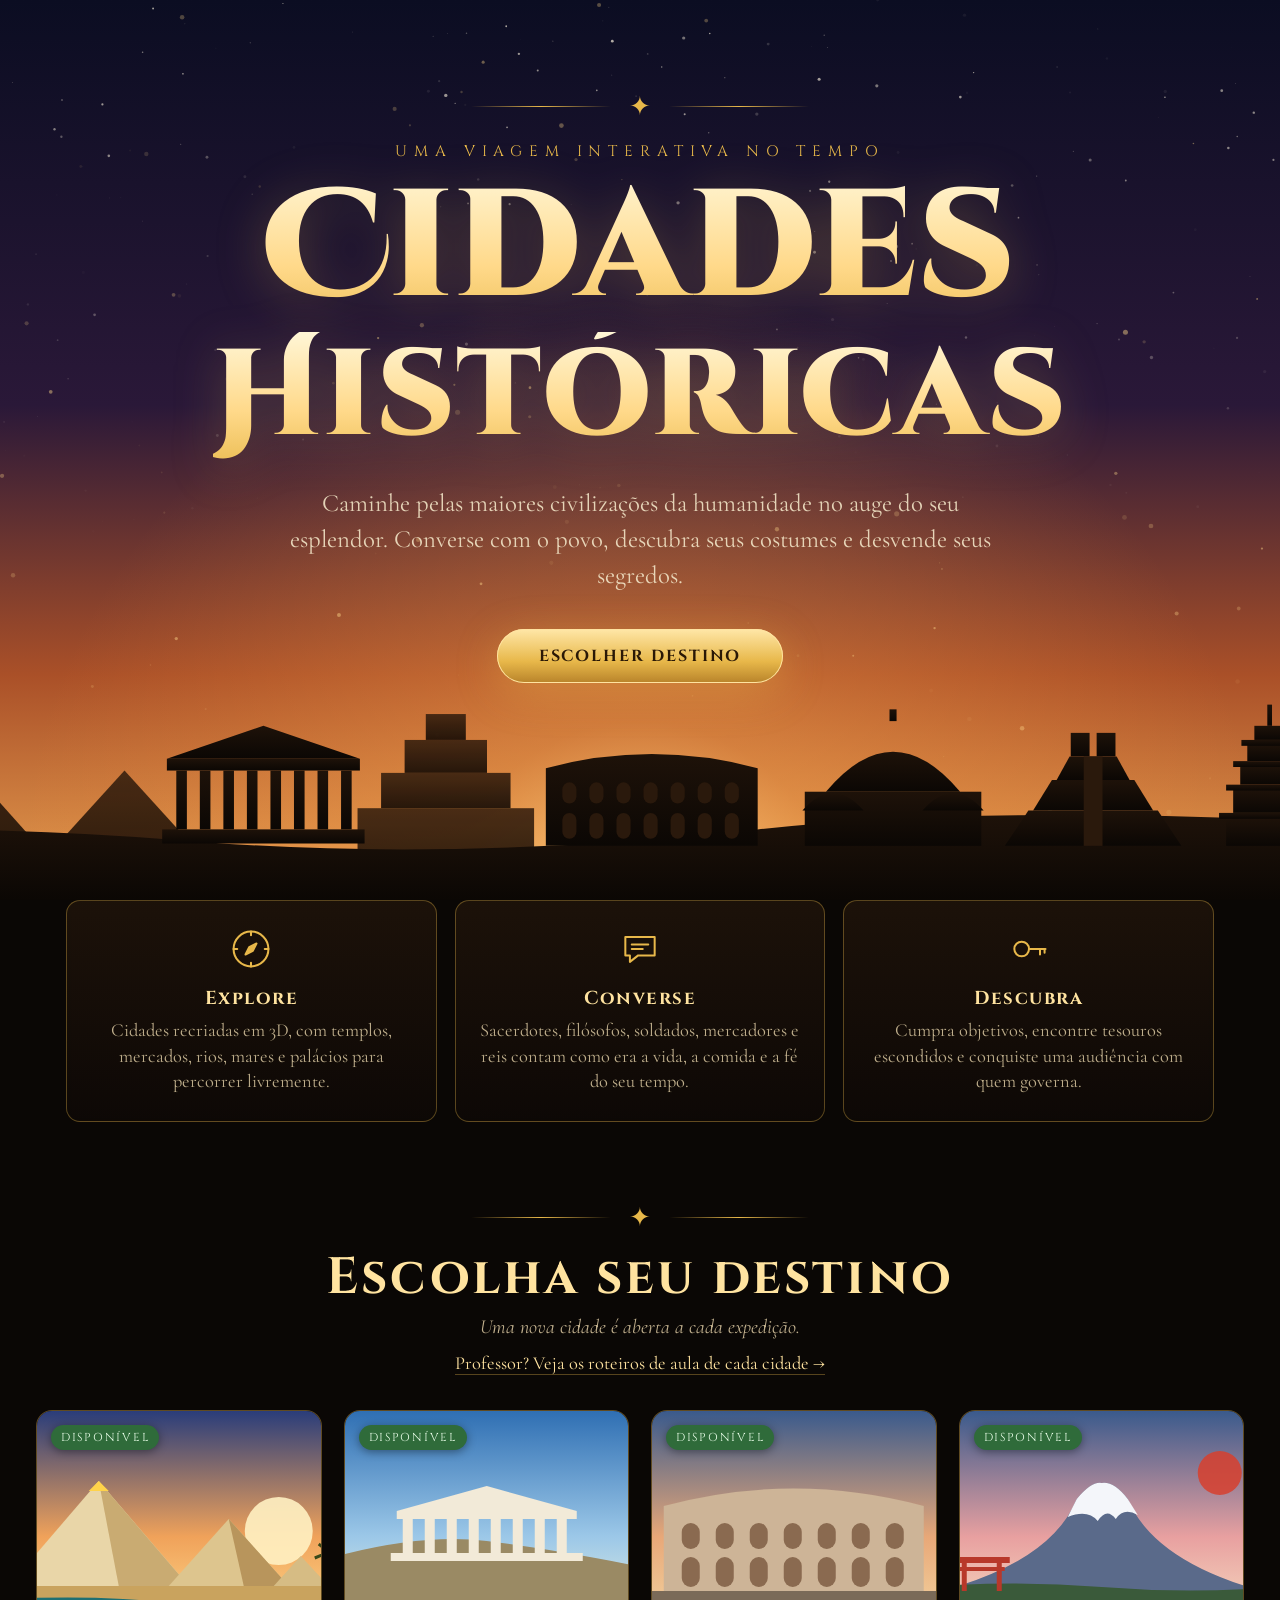
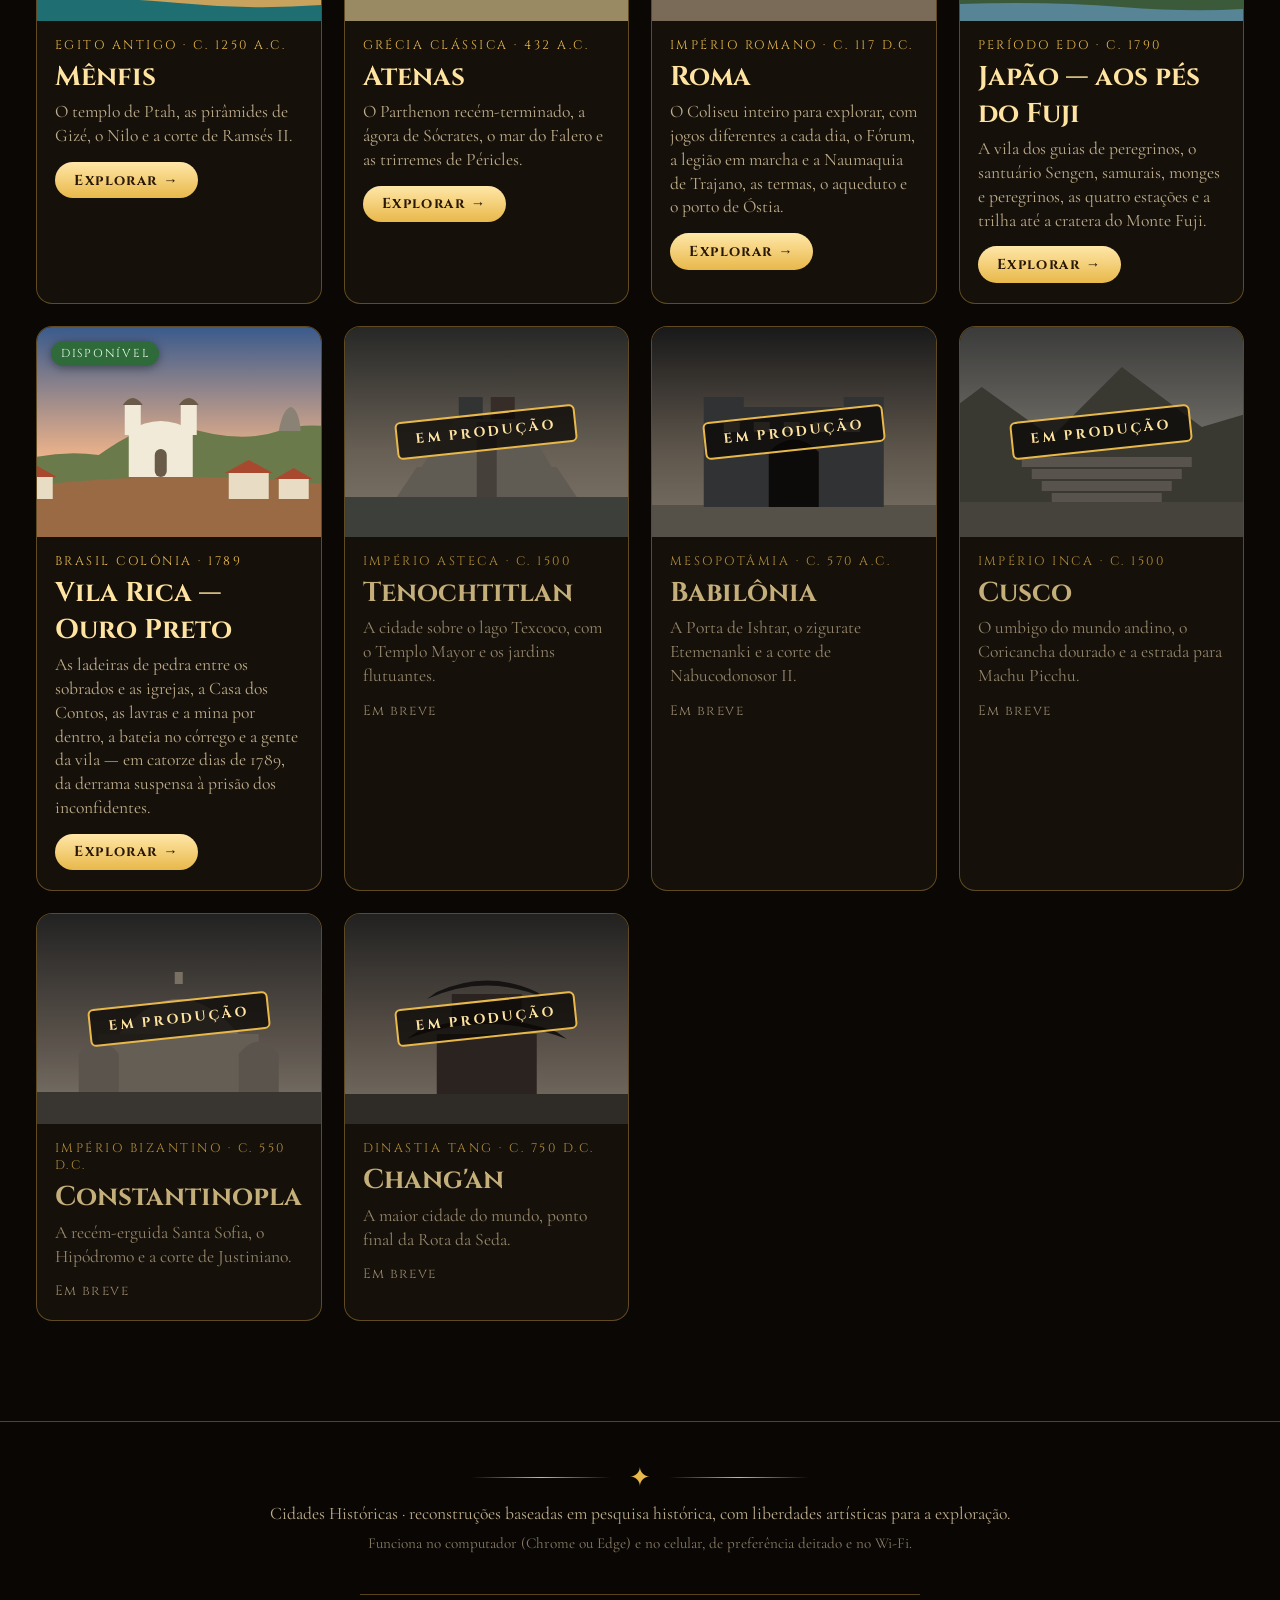
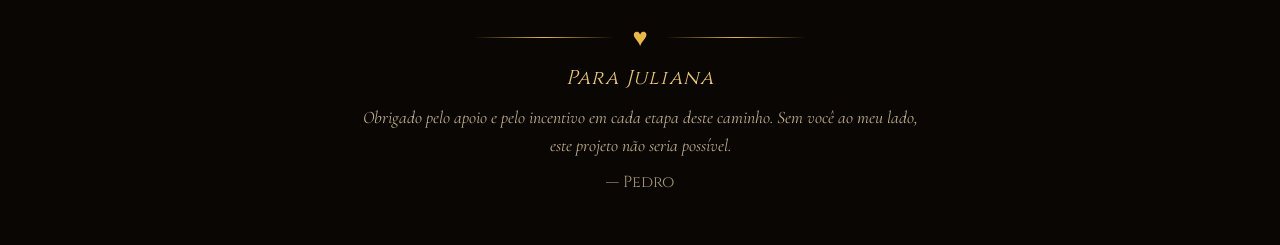
<file: index.html>
<!doctype html>
<html lang="pt-BR">
<head>
  <meta charset="utf-8">
  <meta name="viewport" content="width=device-width, initial-scale=1">
  <link rel="icon" type="image/svg+xml" href="assets/favicon.svg">
  <title>Cidades Históricas</title>
  <meta name="description" content="Viaje no tempo e explore, em 3D no navegador, grandes cidades da história no seu auge.">
  <link rel="preconnect" href="https://fonts.googleapis.com">
  <link rel="preconnect" href="https://fonts.gstatic.com" crossorigin>
  <link href="https://fonts.googleapis.com/css2?family=Cinzel+Decorative:wght@700;900&family=Cinzel:wght@500;700&family=Cormorant+Garamond:ital,wght@0,500;0,600;1,500&display=swap" rel="stylesheet">
  <link rel="stylesheet" href="css/home.css">
</head>
<body>
  <canvas id="sky"></canvas>

  <header class="hero">
    <div class="hero-inner">
      <div class="ornament"><span></span>✦<span></span></div>
      <p class="kicker">Uma viagem interativa no tempo</p>
      <h1 class="title"><span>Cidades</span><span>Históricas</span></h1>
      <p class="subtitle">Caminhe pelas maiores civilizações da humanidade no auge do seu esplendor. Converse com o povo, descubra seus costumes e desvende seus segredos.</p>
      <a href="#cidades" class="cta">Escolher destino</a>
    </div>
    <!-- horizonte com um marco de cada cidade: pirâmides de Gizé, zigurate da Babilônia, Parthenon, Coliseu,
         Santa Sofia, Templo Mayor, o pagode do Ganso Selvagem de Chang'an e os terraços incas nos Andes -->
    <svg class="skyline" viewBox="0 0 1600 260" preserveAspectRatio="xMidYMax slice" aria-hidden="true">
      <defs>
        <linearGradient id="sk1" x1="0" y1="0" x2="0" y2="1"><stop offset="0" stop-color="#3a2210"/><stop offset="1" stop-color="#140b05"/></linearGradient>
        <linearGradient id="sk2" x1="0" y1="0" x2="0" y2="1"><stop offset="0" stop-color="#1e1209"/><stop offset="1" stop-color="#0b0704"/></linearGradient>
      </defs>
      <g fill="url(#sk1)" opacity="0.9">
        <path d="M30 260 L180 92 L330 260Z"/><path d="M262 260 L362 150 L462 260Z"/>
        <rect x="560" y="182" width="150" height="78"/><rect x="580" y="152" width="110" height="30"/><rect x="600" y="124" width="70" height="28"/><rect x="618" y="102" width="34" height="22"/>
        <path d="M1380 260 L1452 118 L1500 168 L1562 92 L1600 136 V260Z"/>
      </g>
      <g fill="url(#sk2)">
        <path d="M0 260 V206 Q200 192 420 210 T900 200 T1600 208 V260Z"/>
        <g><rect x="394" y="200" width="172" height="12"/><rect x="398" y="140" width="164" height="10"/><path d="M398 140 L480 112 L562 140Z"/>
          <rect x="406" y="150" width="9" height="50"/><rect x="426" y="150" width="9" height="50"/><rect x="446" y="150" width="9" height="50"/><rect x="466" y="150" width="9" height="50"/><rect x="486" y="150" width="9" height="50"/><rect x="506" y="150" width="9" height="50"/><rect x="526" y="150" width="9" height="50"/><rect x="546" y="150" width="9" height="50"/></g>
        <g><path d="M720 214 V148 Q810 124 900 148 V214Z"/><g fill="#2a190c"><rect x="734" y="160" width="12" height="18" rx="6"/><rect x="734" y="186" width="12" height="22" rx="6"/><rect x="757" y="160" width="12" height="18" rx="6"/><rect x="757" y="186" width="12" height="22" rx="6"/><rect x="780" y="160" width="12" height="18" rx="6"/><rect x="780" y="186" width="12" height="22" rx="6"/><rect x="803" y="160" width="12" height="18" rx="6"/><rect x="803" y="186" width="12" height="22" rx="6"/><rect x="826" y="160" width="12" height="18" rx="6"/><rect x="826" y="186" width="12" height="22" rx="6"/><rect x="849" y="160" width="12" height="18" rx="6"/><rect x="849" y="186" width="12" height="22" rx="6"/><rect x="872" y="160" width="12" height="18" rx="6"/><rect x="872" y="186" width="12" height="22" rx="6"/></g></g>
        <g><rect x="940" y="168" width="150" height="46"/><path d="M958 168 Q1015 100 1072 168Z"/><path d="M938 184 Q964 154 990 184Z"/><path d="M1040 184 Q1066 154 1092 184Z"/><rect x="1012" y="98" width="6" height="10"/></g>
        <g><path d="M1110 214 L1130 184 H1240 L1260 214Z"/><path d="M1134 184 L1150 158 H1220 L1236 184Z"/><path d="M1154 158 L1165 138 H1205 L1216 158Z"/><rect x="1166" y="118" width="16" height="20"/><rect x="1188" y="118" width="16" height="20"/><rect x="1177" y="138" width="16" height="76" fill="#2a190c"/></g>
        <g><rect x="1298" y="190" width="74" height="24"/><rect x="1292" y="186" width="86" height="5"/><rect x="1304" y="166" width="62" height="20"/><rect x="1298" y="162" width="74" height="5"/><rect x="1310" y="146" width="50" height="16"/><rect x="1304" y="142" width="62" height="5"/><rect x="1316" y="128" width="38" height="14"/><rect x="1311" y="124" width="48" height="5"/><rect x="1322" y="112" width="26" height="12"/><rect x="1333" y="94" width="4" height="18"/></g>
        <g><rect x="1420" y="200" width="180" height="14"/><rect x="1440" y="188" width="150" height="12"/><rect x="1462" y="176" width="120" height="12"/><rect x="1486" y="164" width="88" height="12"/></g>
      </g>
    </svg>
  </header>

  <main>
    <section class="features">
      <div class="feat"><div class="ico"><svg viewBox="0 0 48 48" width="44" height="44" fill="none" stroke="currentColor" stroke-width="2.2" stroke-linecap="round" stroke-linejoin="round"><circle cx="24" cy="24" r="19"/><path d="M24 5v4M24 39v4M5 24h4M39 24h4"/><path d="M30 18l-4 8-8 4 4-8z" fill="currentColor"/></svg></div><h3>Explore</h3><p>Cidades recriadas em 3D, com templos, mercados, rios, mares e palácios para percorrer livremente.</p></div>
      <div class="feat"><div class="ico"><svg viewBox="0 0 48 48" width="44" height="44" fill="none" stroke="currentColor" stroke-width="2.2" stroke-linecap="round" stroke-linejoin="round"><path d="M8 11h32v20H22l-9 7v-7H8z"/><path d="M15 19h18M15 24h12"/></svg></div><h3>Converse</h3><p>Sacerdotes, filósofos, soldados, mercadores e reis contam como era a vida, a comida e a fé do seu tempo.</p></div>
      <div class="feat"><div class="ico"><svg viewBox="0 0 48 48" width="44" height="44" fill="none" stroke="currentColor" stroke-width="2.2" stroke-linecap="round" stroke-linejoin="round"><circle cx="16" cy="24" r="8"/><path d="M24 24h18M36 24v6M41 24v4"/></svg></div><h3>Descubra</h3><p>Cumpra objetivos, encontre tesouros escondidos e conquiste uma audiência com quem governa.</p></div>
    </section>

    <section id="cidades" class="cities">
      <div class="section-head">
        <div class="ornament"><span></span>✦<span></span></div>
        <h2>Escolha seu destino</h2>
        <p>Uma nova cidade é aberta a cada expedição.</p>
        <p class="teach"><a href="professores.html">Professor? Veja os roteiros de aula de cada cidade →</a></p>
      </div>
      <div class="grid" id="grid"></div>
    </section>
  </main>

  <footer>
    <div class="ornament"><span></span>✦<span></span></div>
    <p>Cidades Históricas · reconstruções baseadas em pesquisa histórica, com liberdades artísticas para a exploração.</p>
    <p class="small">Funciona no computador (Chrome ou Edge) e no celular, de preferência deitado e no Wi-Fi.</p>
    <div class="dedication">
      <div class="ornament"><span></span>♥<span></span></div>
      <p class="ded-title">Para Juliana</p>
      <p>Obrigado pelo apoio e pelo incentivo em cada etapa deste caminho. Sem você ao meu lado, este projeto não seria possível.</p>
      <p class="ded-sign">— Pedro</p>
    </div>
  </footer>

  <script src="js/home.js"></script>
</body>
</html>
</file>
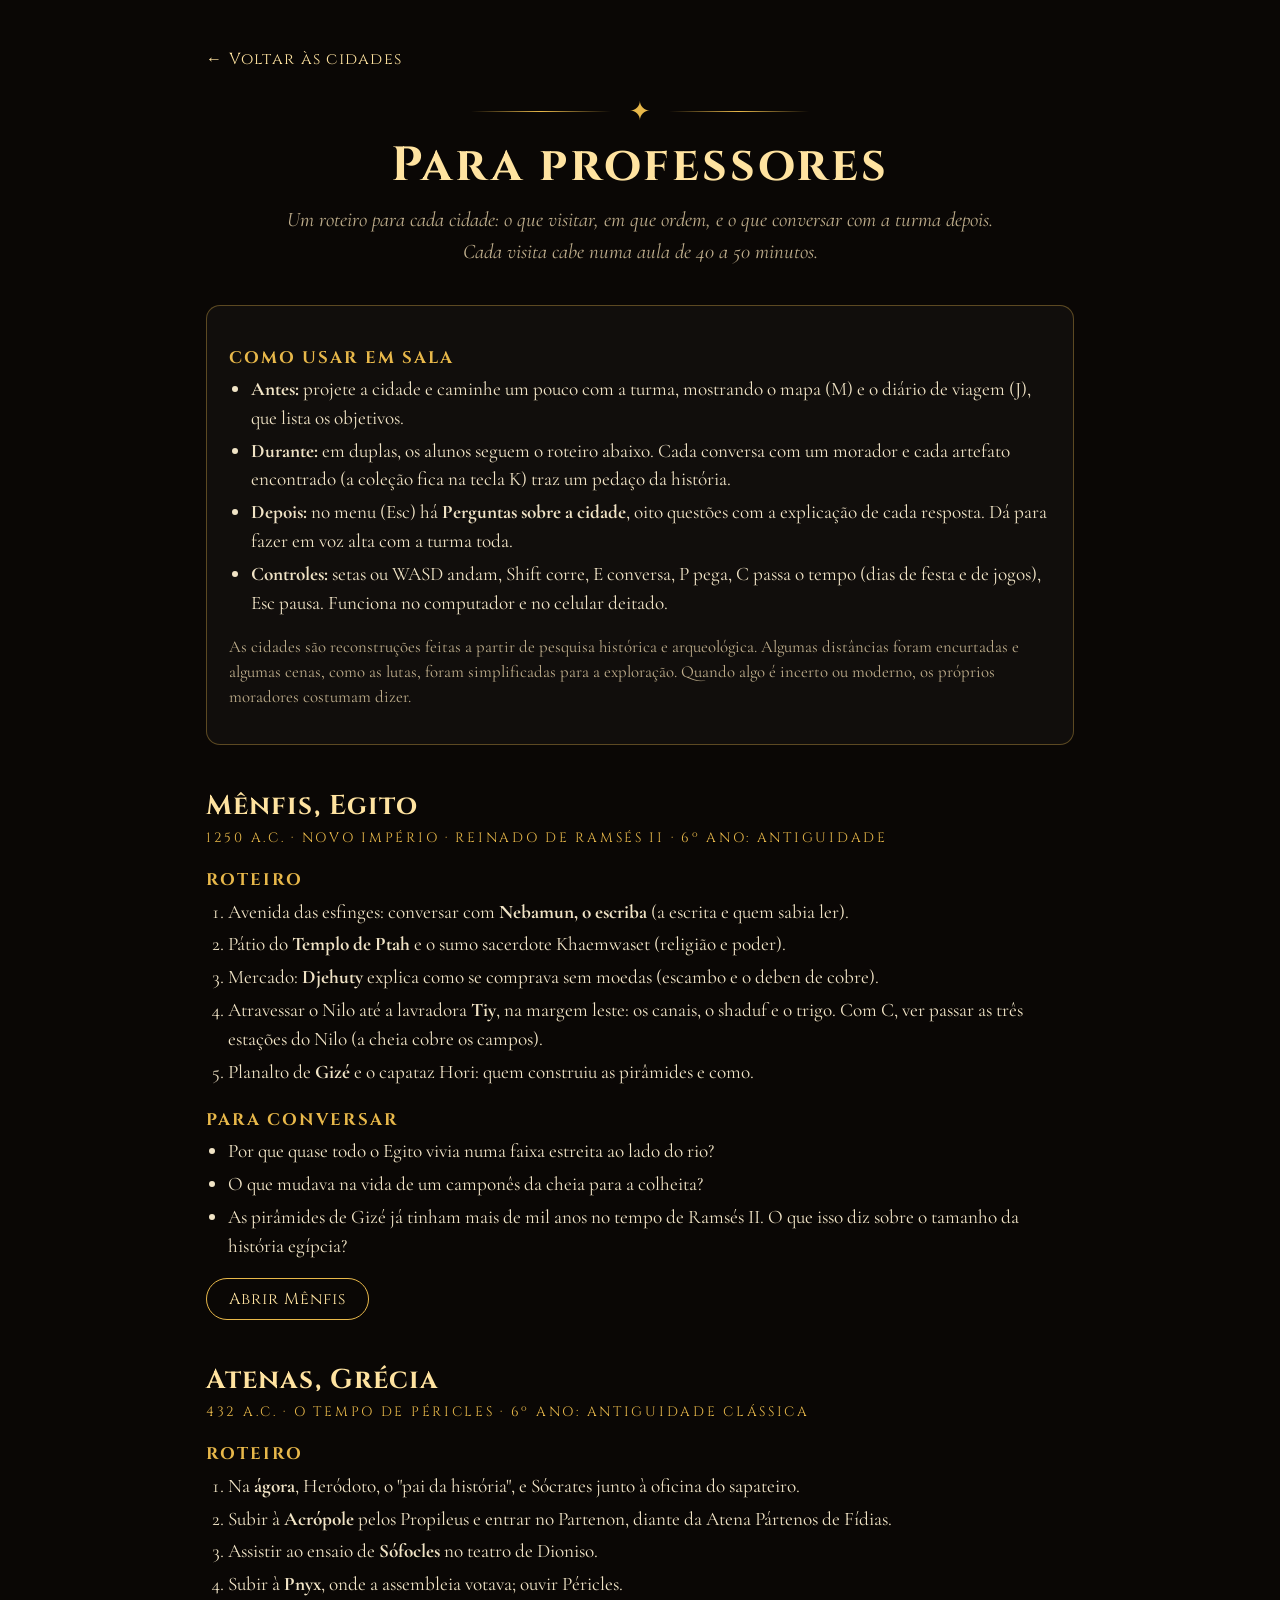
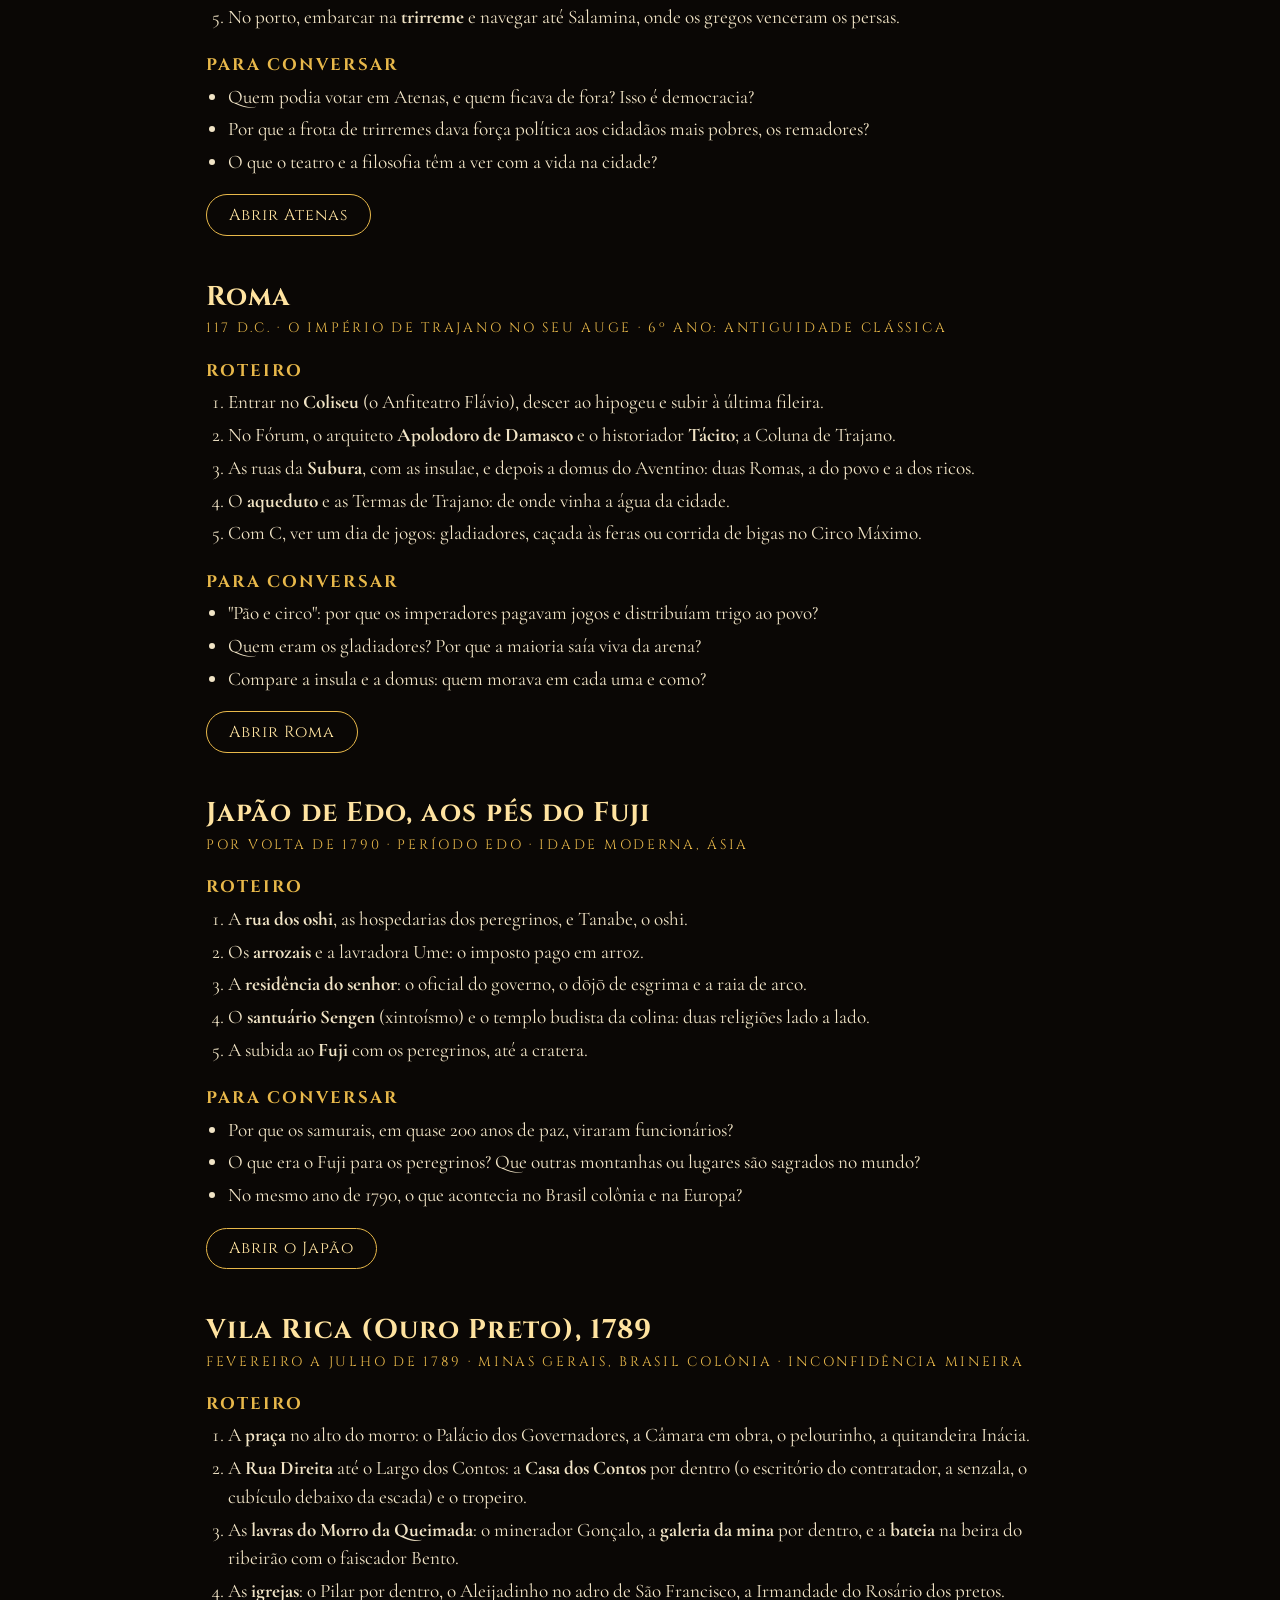
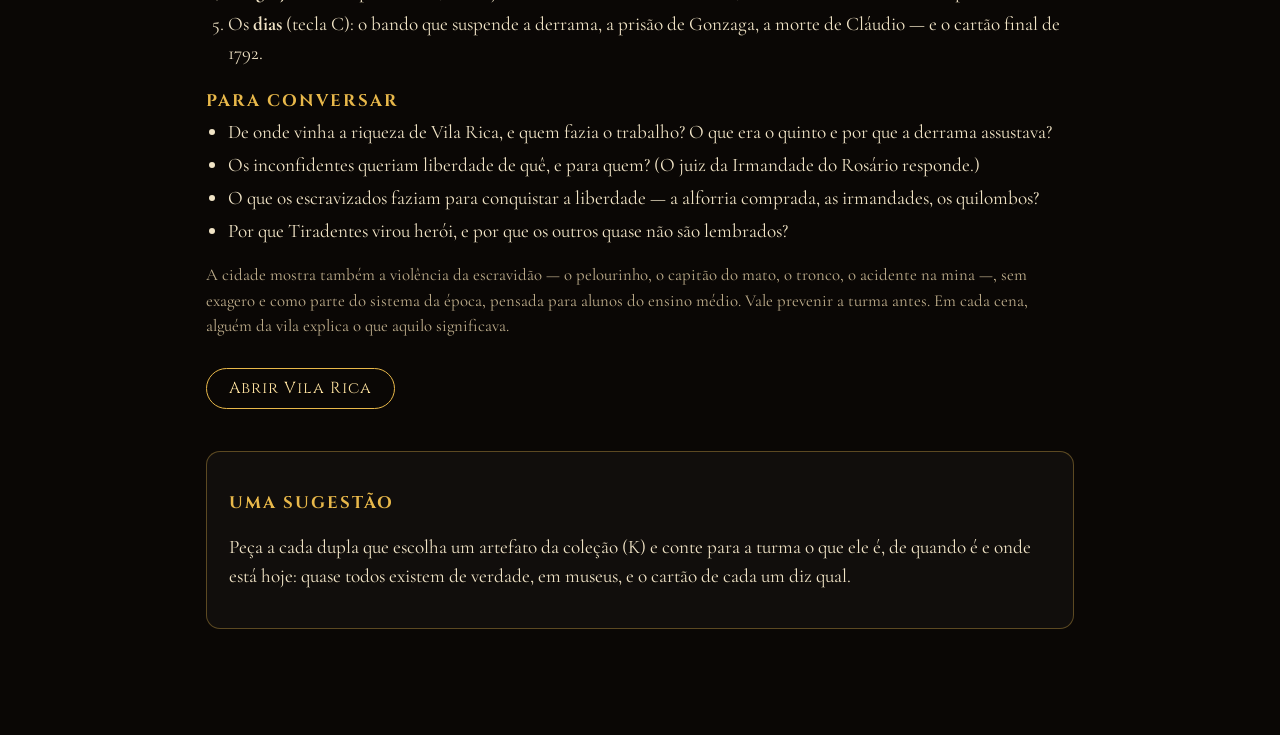
<file: professores.html>
<!doctype html>
<html lang="pt-BR">
<head>
  <meta charset="utf-8">
  <meta name="viewport" content="width=device-width, initial-scale=1">
  <link rel="icon" type="image/svg+xml" href="assets/favicon.svg">
  <title>Para professores — Cidades Históricas</title>
  <meta name="description" content="Roteiros de aula para usar as Cidades Históricas em sala: o que visitar, em que ordem e o que conversar com a turma.">
  <link rel="preconnect" href="https://fonts.googleapis.com">
  <link rel="preconnect" href="https://fonts.gstatic.com" crossorigin>
  <link href="https://fonts.googleapis.com/css2?family=Cinzel+Decorative:wght@700;900&family=Cinzel:wght@500;700&family=Cormorant+Garamond:ital,wght@0,500;0,600;1,500&display=swap" rel="stylesheet">
  <link rel="stylesheet" href="css/home.css">
  <style>
    .doc { max-width: 900px; margin: 0 auto; padding: 48px 16px 90px; }
    .doc h1 { font-family: 'Cinzel', serif; color: var(--gold-2); text-align: center; font-size: clamp(2rem, 5vw, 3rem); margin: 0.4rem 0; letter-spacing: 0.06em; }
    .doc .lead { text-align: center; font-size: 1.3rem; color: var(--muted); font-style: italic; margin: 0 auto 2.4rem; max-width: 720px; }
    .doc h2 { font-family: 'Cinzel', serif; color: var(--gold-2); font-size: 1.7rem; margin: 2.6rem 0 0.3rem; letter-spacing: 0.04em; }
    .doc h3 { font-family: 'Cinzel', serif; color: var(--gold); font-size: 1.05rem; letter-spacing: 0.12em; text-transform: uppercase; margin: 1.4rem 0 0.4rem; }
    .doc p, .doc li { font-size: 1.2rem; line-height: 1.5; }
    .doc ol, .doc ul { padding-left: 1.4rem; margin: 0.3rem 0; }
    .doc li { margin: 0.25rem 0; }
    .doc .era { font-family: 'Cinzel', serif; font-size: 0.85rem; letter-spacing: 0.2em; text-transform: uppercase; color: var(--gold); }
    .doc .box { border: 1px solid var(--line); border-radius: 14px; padding: 18px 22px; background: rgba(255, 255, 255, 0.03); margin: 1rem 0; }
    .doc a { color: var(--gold-2); }
    .doc .back { display: inline-block; margin-bottom: 1.6rem; font-family: 'Cinzel', serif; text-decoration: none; letter-spacing: 0.08em; }
    .doc .play { display: inline-block; margin-top: 0.8rem; padding: 0.55rem 1.4rem; border: 1px solid var(--gold); border-radius: 40px; font-family: 'Cinzel', serif; text-decoration: none; letter-spacing: 0.06em; }
    @media print { body { background: #fff; color: #000; } #sky { display: none; } .doc a.play, .doc .back { display: none; } .doc h2, .doc h1 { color: #000; } }
  </style>
</head>
<body>
  <main class="doc">
    <a class="back" href="index.html">← Voltar às cidades</a>
    <div class="ornament"><span></span>✦<span></span></div>
    <h1>Para professores</h1>
    <p class="lead">Um roteiro para cada cidade: o que visitar, em que ordem, e o que conversar com a turma depois. Cada visita cabe numa aula de 40 a 50 minutos.</p>

    <div class="box">
      <h3>Como usar em sala</h3>
      <ul>
        <li><b>Antes:</b> projete a cidade e caminhe um pouco com a turma, mostrando o mapa (M) e o diário de viagem (J), que lista os objetivos.</li>
        <li><b>Durante:</b> em duplas, os alunos seguem o roteiro abaixo. Cada conversa com um morador e cada artefato encontrado (a coleção fica na tecla K) traz um pedaço da história.</li>
        <li><b>Depois:</b> no menu (Esc) há <b>Perguntas sobre a cidade</b>, oito questões com a explicação de cada resposta. Dá para fazer em voz alta com a turma toda.</li>
        <li><b>Controles:</b> setas ou WASD andam, Shift corre, E conversa, P pega, C passa o tempo (dias de festa e de jogos), Esc pausa. Funciona no computador e no celular deitado.</li>
      </ul>
      <p style="font-size:1.05rem;color:var(--muted)">As cidades são reconstruções feitas a partir de pesquisa histórica e arqueológica. Algumas distâncias foram encurtadas e algumas cenas, como as lutas, foram simplificadas para a exploração. Quando algo é incerto ou moderno, os próprios moradores costumam dizer.</p>
    </div>

    <h2>Mênfis, Egito</h2>
    <div class="era">1250 a.C. · Novo Império · reinado de Ramsés II · 6º ano: Antiguidade</div>
    <h3>Roteiro</h3>
    <ol>
      <li>Avenida das esfinges: conversar com <b>Nebamun, o escriba</b> (a escrita e quem sabia ler).</li>
      <li>Pátio do <b>Templo de Ptah</b> e o sumo sacerdote Khaemwaset (religião e poder).</li>
      <li>Mercado: <b>Djehuty</b> explica como se comprava sem moedas (escambo e o deben de cobre).</li>
      <li>Atravessar o Nilo até a lavradora <b>Tiy</b>, na margem leste: os canais, o shaduf e o trigo. Com C, ver passar as três estações do Nilo (a cheia cobre os campos).</li>
      <li>Planalto de <b>Gizé</b> e o capataz Hori: quem construiu as pirâmides e como.</li>
    </ol>
    <h3>Para conversar</h3>
    <ul>
      <li>Por que quase todo o Egito vivia numa faixa estreita ao lado do rio?</li>
      <li>O que mudava na vida de um camponês da cheia para a colheita?</li>
      <li>As pirâmides de Gizé já tinham mais de mil anos no tempo de Ramsés II. O que isso diz sobre o tamanho da história egípcia?</li>
    </ul>
    <a class="play" href="egito.html">Abrir Mênfis</a>

    <h2>Atenas, Grécia</h2>
    <div class="era">432 a.C. · o tempo de Péricles · 6º ano: Antiguidade clássica</div>
    <h3>Roteiro</h3>
    <ol>
      <li>Na <b>ágora</b>, Heródoto, o "pai da história", e Sócrates junto à oficina do sapateiro.</li>
      <li>Subir à <b>Acrópole</b> pelos Propileus e entrar no Partenon, diante da Atena Pártenos de Fídias.</li>
      <li>Assistir ao ensaio de <b>Sófocles</b> no teatro de Dioniso.</li>
      <li>Subir à <b>Pnyx</b>, onde a assembleia votava; ouvir Péricles.</li>
      <li>No porto, embarcar na <b>trirreme</b> e navegar até Salamina, onde os gregos venceram os persas.</li>
    </ol>
    <h3>Para conversar</h3>
    <ul>
      <li>Quem podia votar em Atenas, e quem ficava de fora? Isso é democracia?</li>
      <li>Por que a frota de trirremes dava força política aos cidadãos mais pobres, os remadores?</li>
      <li>O que o teatro e a filosofia têm a ver com a vida na cidade?</li>
    </ul>
    <a class="play" href="atenas.html">Abrir Atenas</a>

    <h2>Roma</h2>
    <div class="era">117 d.C. · o império de Trajano no seu auge · 6º ano: Antiguidade clássica</div>
    <h3>Roteiro</h3>
    <ol>
      <li>Entrar no <b>Coliseu</b> (o Anfiteatro Flávio), descer ao hipogeu e subir à última fileira.</li>
      <li>No Fórum, o arquiteto <b>Apolodoro de Damasco</b> e o historiador <b>Tácito</b>; a Coluna de Trajano.</li>
      <li>As ruas da <b>Subura</b>, com as insulae, e depois a domus do Aventino: duas Romas, a do povo e a dos ricos.</li>
      <li>O <b>aqueduto</b> e as Termas de Trajano: de onde vinha a água da cidade.</li>
      <li>Com C, ver um dia de jogos: gladiadores, caçada às feras ou corrida de bigas no Circo Máximo.</li>
    </ol>
    <h3>Para conversar</h3>
    <ul>
      <li>"Pão e circo": por que os imperadores pagavam jogos e distribuíam trigo ao povo?</li>
      <li>Quem eram os gladiadores? Por que a maioria saía viva da arena?</li>
      <li>Compare a insula e a domus: quem morava em cada uma e como?</li>
    </ul>
    <a class="play" href="roma.html">Abrir Roma</a>

    <h2>Japão de Edo, aos pés do Fuji</h2>
    <div class="era">por volta de 1790 · período Edo · Idade Moderna, Ásia</div>
    <h3>Roteiro</h3>
    <ol>
      <li>A <b>rua dos oshi</b>, as hospedarias dos peregrinos, e Tanabe, o oshi.</li>
      <li>Os <b>arrozais</b> e a lavradora Ume: o imposto pago em arroz.</li>
      <li>A <b>residência do senhor</b>: o oficial do governo, o dōjō de esgrima e a raia de arco.</li>
      <li>O <b>santuário Sengen</b> (xintoísmo) e o templo budista da colina: duas religiões lado a lado.</li>
      <li>A subida ao <b>Fuji</b> com os peregrinos, até a cratera.</li>
    </ol>
    <h3>Para conversar</h3>
    <ul>
      <li>Por que os samurais, em quase 200 anos de paz, viraram funcionários?</li>
      <li>O que era o Fuji para os peregrinos? Que outras montanhas ou lugares são sagrados no mundo?</li>
      <li>No mesmo ano de 1790, o que acontecia no Brasil colônia e na Europa?</li>
    </ul>
    <a class="play" href="japao.html">Abrir o Japão</a>

    <h2>Vila Rica (Ouro Preto), 1789</h2>
    <div class="era">fevereiro a julho de 1789 · Minas Gerais, Brasil colônia · Inconfidência Mineira</div>
    <h3>Roteiro</h3>
    <ol>
      <li>A <b>praça</b> no alto do morro: o Palácio dos Governadores, a Câmara em obra, o pelourinho, a quitandeira Inácia.</li>
      <li>A <b>Rua Direita</b> até o Largo dos Contos: a <b>Casa dos Contos</b> por dentro (o escritório do contratador, a senzala, o cubículo debaixo da escada) e o tropeiro.</li>
      <li>As <b>lavras do Morro da Queimada</b>: o minerador Gonçalo, a <b>galeria da mina</b> por dentro, e a <b>bateia</b> na beira do ribeirão com o faiscador Bento.</li>
      <li>As <b>igrejas</b>: o Pilar por dentro, o Aleijadinho no adro de São Francisco, a Irmandade do Rosário dos pretos.</li>
      <li>Os <b>dias</b> (tecla C): o bando que suspende a derrama, a prisão de Gonzaga, a morte de Cláudio — e o cartão final de 1792.</li>
    </ol>
    <h3>Para conversar</h3>
    <ul>
      <li>De onde vinha a riqueza de Vila Rica, e quem fazia o trabalho? O que era o quinto e por que a derrama assustava?</li>
      <li>Os inconfidentes queriam liberdade de quê, e para quem? (O juiz da Irmandade do Rosário responde.)</li>
      <li>O que os escravizados faziam para conquistar a liberdade — a alforria comprada, as irmandades, os quilombos?</li>
      <li>Por que Tiradentes virou herói, e por que os outros quase não são lembrados?</li>
    </ul>
    <p style="font-size:1.05rem;color:var(--muted)">A cidade mostra também a violência da escravidão — o pelourinho, o capitão do mato, o tronco, o acidente na mina —, sem exagero e como parte do sistema da época, pensada para alunos do ensino médio. Vale prevenir a turma antes. Em cada cena, alguém da vila explica o que aquilo significava.</p>
    <a class="play" href="ouropreto.html">Abrir Vila Rica</a>

    <div class="box" style="margin-top:2.6rem">
      <h3>Uma sugestão</h3>
      <p>Peça a cada dupla que escolha um artefato da coleção (K) e conte para a turma o que ele é, de quando é e onde está hoje: quase todos existem de verdade, em museus, e o cartão de cada um diz qual.</p>
    </div>
  </main>
</body>
</html>
</file>
<file: css/home.css>
:root {
  --gold: #e8b84a;
  --gold-2: #ffe3a0;
  --gold-3: #9a6a1c;
  --bg: #0a0705;
  --text: #f1e4c6;
  --muted: #bfae8c;
  --card: #15100a;
  --line: rgba(232, 184, 74, 0.35);
}
* { box-sizing: border-box; }
html { scroll-behavior: smooth; }
body { margin: 0; background: var(--bg); color: var(--text); font-family: 'Cormorant Garamond', Georgia, serif; overflow-x: hidden; }
#sky { position: fixed; inset: 0; width: 100%; height: 100%; z-index: 0; }
header, main, footer { position: relative; z-index: 1; }

.hero { min-height: 100vh; display: grid; place-items: center; text-align: center; padding: 16px; overflow: hidden; }
.hero-inner { max-width: 980px; padding-bottom: 14vh; animation: rise 1.6s ease-out both; }
@keyframes rise { from { opacity: 0; transform: translateY(24px); } to { opacity: 1; transform: none; } }
.ornament { display: flex; align-items: center; justify-content: center; gap: 18px; color: var(--gold); font-size: 1.6rem; font-family: 'Segoe UI Historic', 'Noto Sans Egyptian Hieroglyphs', serif; }
.ornament span { width: min(140px, 22vw); height: 1px; background: linear-gradient(90deg, transparent, var(--gold), transparent); }
.kicker { font-family: 'Cinzel', serif; letter-spacing: 0.45em; text-transform: uppercase; font-size: clamp(0.7rem, 1.6vw, 0.95rem); color: var(--gold); margin: 1.2rem 0 0.4rem; }
.title { margin: 0; font-family: 'Cinzel Decorative', 'Cinzel', serif; font-weight: 900; line-height: 1.08; letter-spacing: 0.04em; display: flex; flex-direction: column; }
.title span { font-size: clamp(3rem, 12vw, 9.5rem);
  background: linear-gradient(180deg, #fff6d6 0%, #ffd98a 30%, #e8b84a 55%, #9a6a1c 80%, #e8b84a 100%);
  background-size: 100% 200%; -webkit-background-clip: text; background-clip: text; color: transparent;
  filter: drop-shadow(0 6px 24px rgba(232, 184, 74, 0.25)); animation: shine 7s ease-in-out infinite alternate; }
.title span + span { font-size: clamp(2.4rem, 10vw, 7.6rem); }
@keyframes shine { from { background-position: 0 0; } to { background-position: 0 100%; } }
.subtitle { font-size: clamp(1.15rem, 2.4vw, 1.55rem); line-height: 1.45; color: var(--text); opacity: 0.9; max-width: 720px; margin: 1.4rem auto 2.2rem; }
.cta { display: inline-block; padding: 1rem 2.6rem; border-radius: 60px; font-family: 'Cinzel', serif; font-weight: 700; letter-spacing: 0.12em; text-transform: uppercase; text-decoration: none; color: #2a1806;
  background: linear-gradient(180deg, #ffe7a8, #e8b84a 60%, #b8832a); box-shadow: 0 0 0 1px #ffe3a0 inset, 0 10px 40px rgba(232, 184, 74, 0.35); transition: transform 0.2s, box-shadow 0.2s; }
.cta:hover { transform: translateY(-2px); box-shadow: 0 0 0 1px #fff2c8 inset, 0 16px 50px rgba(232, 184, 74, 0.5); }
.skyline { position: absolute; left: 0; right: 0; bottom: 0; width: 100%; height: 34vh; pointer-events: none; }

.features { display: grid; grid-template-columns: repeat(auto-fit, minmax(240px, 1fr)); gap: 18px; max-width: 1180px; margin: 0 auto; padding: 0 16px 80px; }
.feat { text-align: center; padding: 26px 22px; border: 1px solid var(--line); border-radius: 14px; background: linear-gradient(180deg, rgba(40, 26, 12, 0.6), rgba(15, 10, 6, 0.6)); backdrop-filter: blur(3px); }
.feat .ico { font-size: 2.4rem; color: var(--gold); font-family: 'Segoe UI Historic', 'Noto Sans Egyptian Hieroglyphs', serif; }
.feat h3 { font-family: 'Cinzel', serif; color: var(--gold-2); margin: 0.4rem 0; letter-spacing: 0.08em; }
.feat p { margin: 0; font-size: 1.15rem; color: var(--muted); line-height: 1.4; }

.cities { max-width: 1240px; margin: 0 auto; padding: 0 16px 100px; }
.section-head { text-align: center; margin-bottom: 36px; }
.section-head h2 { font-family: 'Cinzel', serif; font-size: clamp(2rem, 5vw, 3.2rem); margin: 0.6rem 0 0.2rem; color: var(--gold-2); letter-spacing: 0.06em; }
.section-head p { margin: 0; font-size: 1.25rem; color: var(--muted); font-style: italic; }
.grid { display: grid; grid-template-columns: repeat(auto-fill, minmax(270px, 1fr)); gap: 22px; }

.card { position: relative; border-radius: 16px; overflow: hidden; background: var(--card); border: 1px solid var(--line); text-decoration: none; color: inherit; display: flex; flex-direction: column; transition: transform 0.35s, box-shadow 0.35s, border-color 0.35s; }
.card .art { position: relative; height: 210px; overflow: hidden; }
.card .art svg { width: 100%; height: 100%; display: block; transition: transform 0.8s; }
.card .body { padding: 16px 18px 20px; }
.card .era { font-family: 'Cinzel', serif; font-size: 0.78rem; letter-spacing: 0.2em; text-transform: uppercase; color: var(--gold); }
.card h3 { font-family: 'Cinzel', serif; font-size: 1.7rem; margin: 0.25rem 0 0.35rem; color: var(--gold-2); }
.card p { margin: 0; font-size: 1.1rem; line-height: 1.35; color: var(--muted); }
.card .go { margin-top: 14px; display: inline-flex; align-items: center; gap: 8px; font-family: 'Cinzel', serif; font-weight: 700; letter-spacing: 0.1em; color: #2a1806; background: linear-gradient(180deg, #ffe7a8, #e8b84a); padding: 0.55rem 1.2rem; border-radius: 40px; font-size: 0.9rem; }
.card.open:hover { transform: translateY(-6px); border-color: var(--gold); box-shadow: 0 20px 60px rgba(232, 184, 74, 0.25); }
.card.open:hover .art svg { transform: scale(1.06); }
.card.open::after { content: 'Disponível'; position: absolute; top: 14px; left: 14px; font-family: 'Cinzel', serif; font-size: 0.72rem; letter-spacing: 0.15em; text-transform: uppercase; padding: 5px 10px; border-radius: 30px; background: #2f6b3a; color: #eaffe9; box-shadow: 0 2px 10px rgba(0,0,0,0.4); }
.card.locked { cursor: not-allowed; }
.card.locked .art svg { filter: grayscale(0.85) brightness(0.55) sepia(0.3); }
.card.locked .body { opacity: 0.75; }
.card.locked .badge { position: absolute; top: 50%; left: 50%; transform: translate(-50%, -50%) rotate(-6deg); padding: 8px 18px; border: 2px solid var(--gold); color: var(--gold-2); font-family: 'Cinzel', serif; font-weight: 700; letter-spacing: 0.2em; text-transform: uppercase; font-size: 0.85rem; background: rgba(10, 7, 5, 0.75); border-radius: 6px; white-space: nowrap; }
.card.locked .soon { margin-top: 14px; font-family: 'Cinzel', serif; font-size: 0.85rem; letter-spacing: 0.1em; color: var(--muted); }
.card.locked:hover .badge { animation: wiggle 0.5s; }
@keyframes wiggle { 0%, 100% { transform: translate(-50%, -50%) rotate(-6deg); } 30% { transform: translate(-50%, -50%) rotate(-2deg); } 60% { transform: translate(-50%, -50%) rotate(-9deg); } }

footer { text-align: center; padding: 40px 16px 50px; color: var(--muted); border-top: 1px solid var(--line); background: rgba(10, 7, 5, 0.75); }
footer p { margin: 0.6rem 0 0; font-size: 1.1rem; }
footer .small { font-size: 0.95rem; opacity: 0.7; }
/* dedicatória */
footer .dedication { max-width: 560px; margin: 42px auto 0; padding-top: 28px; border-top: 1px solid var(--line); }
footer .dedication .ornament { margin-bottom: 0.4rem; }
footer .dedication .ded-title { font-family: Cinzel, Georgia, serif; font-size: 1.25rem; letter-spacing: 0.06em; color: #e8c57a; }
footer .dedication p { font-style: italic; line-height: 1.6; }
footer .dedication .ded-sign { font-style: normal; font-family: Cinzel, Georgia, serif; font-size: 1rem; opacity: 0.85; }

.section-head .teach { margin-top: 0.8rem; font-style: normal; font-size: 1.15rem; }
.section-head .teach a { color: var(--gold-2); text-decoration: none; border-bottom: 1px solid var(--line); }
.section-head .teach a:hover { color: var(--gold); }
</file>
